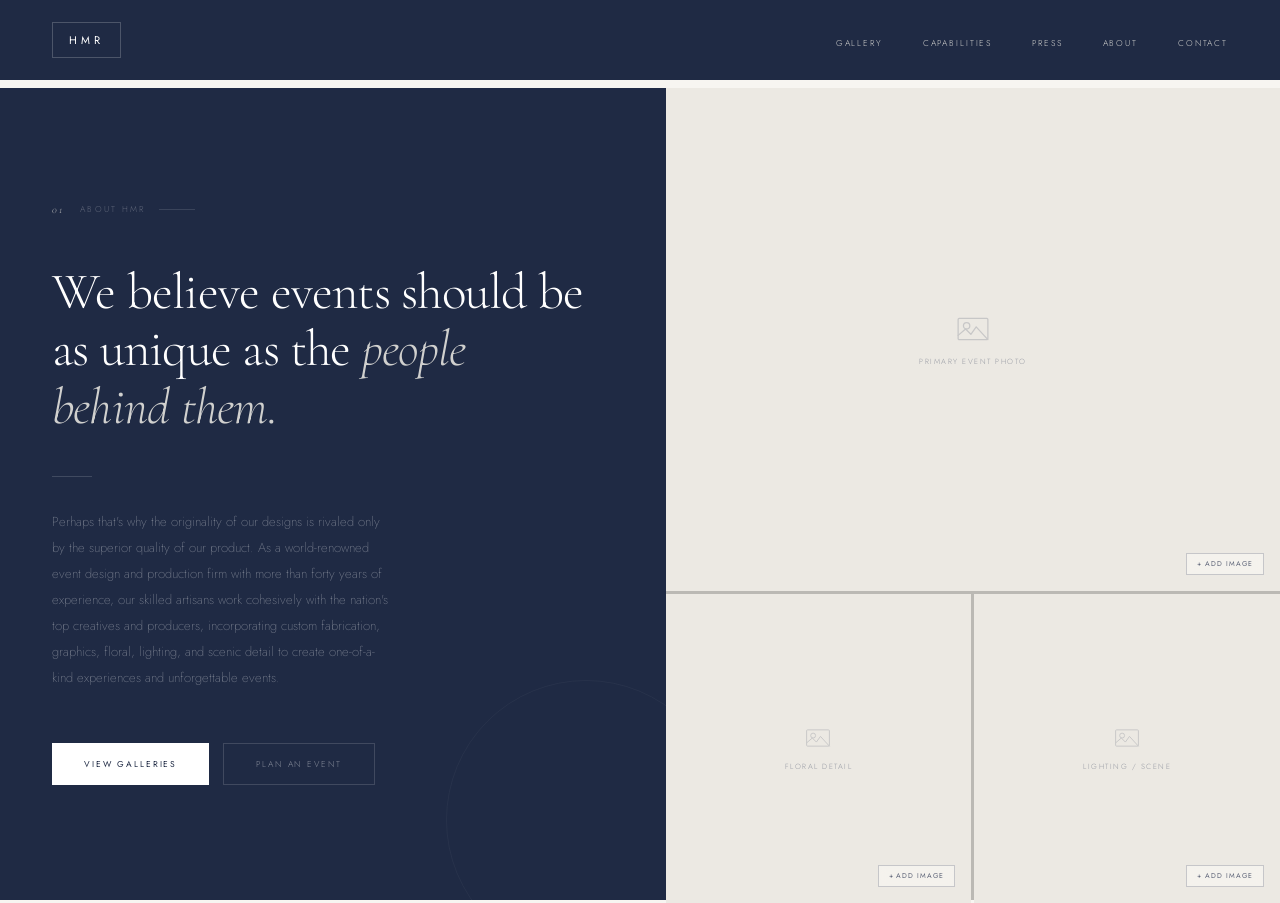
<file: hmr_about_v2.html>
<!DOCTYPE html>
<html lang="en">
<head>
<meta charset="UTF-8">
<meta name="viewport" content="width=device-width, initial-scale=1.0">
<title>HMR Designs — About</title>
<link rel="preconnect" href="https://fonts.googleapis.com">
<link href="https://fonts.googleapis.com/css2?family=Cormorant+Garamond:ital,wght@0,300;0,400;1,300;1,400&family=Jost:wght@200;300;400&display=swap" rel="stylesheet">
<style>
  *, *::before, *::after { box-sizing: border-box; margin: 0; padding: 0; }

  :root {
    --navy: #1F2A44;
    --slate: #5E6578;
    --gray-mid: #ADAEB0;
    --gray-light: #D0D0CE;
    --cream: #F7F5F1;
    --cream-dark: #ECE9E3;
    --white: #ffffff;
  }

  html, body {
    width: 100%;
    min-height: 100vh;
    background: var(--cream);
    font-family: 'Jost', sans-serif;
  }

  /* NAV */
  .nav-bar {
    position: fixed;
    top: 0; left: 0; right: 0;
    z-index: 100;
    display: flex;
    align-items: center;
    justify-content: space-between;
    padding: 22px 52px;
    background: var(--navy);
  }

  .nav-logo {
    font-family: 'Jost', sans-serif;
    font-size: 11px;
    font-weight: 400;
    letter-spacing: 0.35em;
    color: var(--white);
    border: 1px solid rgba(255,255,255,0.2);
    padding: 9px 16px;
  }

  .nav-links {
    display: flex;
    gap: 40px;
    list-style: none;
  }

  .nav-links a {
    font-size: 8.5px;
    font-weight: 300;
    letter-spacing: 0.22em;
    text-transform: uppercase;
    color: var(--gray-light);
    text-decoration: none;
    transition: color 0.25s;
  }

  .nav-links a:hover { color: var(--white); }

  /* SECTION */
  .about-section {
    padding-top: 88px;
    min-height: 100vh;
    display: grid;
    grid-template-rows: 1fr auto;
  }

  /* MAIN GRID */
  .main-grid {
    display: grid;
    grid-template-columns: 52% 48%;
    min-height: calc(100vh - 88px - 56px);
  }

  /* LEFT */
  .left-panel {
    background: var(--navy);
    padding: 80px 72px 80px 52px;
    display: flex;
    flex-direction: column;
    justify-content: center;
    position: relative;
    overflow: hidden;
    animation: revealLeft 1s cubic-bezier(0.16,1,0.3,1) both;
  }

  @keyframes revealLeft {
    from { opacity: 0; transform: translateX(-20px); }
    to   { opacity: 1; transform: translateX(0); }
  }

  /* subtle background texture */
  .left-panel::after {
    content: '';
    position: absolute;
    bottom: -60px; right: -60px;
    width: 280px; height: 280px;
    border: 1px solid rgba(255,255,255,0.04);
    border-radius: 50%;
    pointer-events: none;
  }

  .section-tag {
    display: flex;
    align-items: center;
    gap: 14px;
    font-size: 8.5px;
    font-weight: 300;
    letter-spacing: 0.25em;
    text-transform: uppercase;
    color: var(--slate);
    margin-bottom: 48px;
    animation: fadeUp 0.8s 0.2s both;
  }

  .section-tag span {
    font-family: 'Cormorant Garamond', serif;
    font-size: 11px;
    font-weight: 300;
    font-style: italic;
    color: var(--gray-mid);
    margin-right: 2px;
  }

  .section-tag::after {
    content: '';
    width: 36px;
    height: 1px;
    background: rgba(255,255,255,0.12);
  }

  .headline {
    font-family: 'Cormorant Garamond', serif;
    font-size: clamp(36px, 4vw, 58px);
    font-weight: 300;
    line-height: 1.12;
    color: var(--white);
    letter-spacing: -0.015em;
    margin-bottom: 40px;
    animation: fadeUp 0.8s 0.3s both;
  }

  .headline em {
    font-style: italic;
    color: var(--gray-light);
  }

  .rule {
    width: 40px;
    height: 1px;
    background: rgba(255,255,255,0.15);
    margin-bottom: 32px;
    animation: fadeUp 0.8s 0.4s both;
  }

  .body-copy {
    font-size: 13px;
    font-weight: 200;
    line-height: 2;
    color: rgba(255,255,255,0.45);
    max-width: 340px;
    margin-bottom: 52px;
    animation: fadeUp 0.8s 0.45s both;
  }

  .cta-row {
    display: flex;
    gap: 14px;
    animation: fadeUp 0.8s 0.55s both;
  }

  .btn-primary {
    font-family: 'Jost', sans-serif;
    font-size: 8.5px;
    font-weight: 400;
    letter-spacing: 0.22em;
    text-transform: uppercase;
    color: var(--navy);
    background: var(--white);
    border: none;
    padding: 15px 32px;
    cursor: pointer;
    transition: background 0.2s;
  }

  .btn-primary:hover { background: var(--gray-light); }

  .btn-ghost {
    font-family: 'Jost', sans-serif;
    font-size: 8.5px;
    font-weight: 300;
    letter-spacing: 0.22em;
    text-transform: uppercase;
    color: rgba(255,255,255,0.45);
    background: transparent;
    border: 1px solid rgba(255,255,255,0.15);
    padding: 14px 32px;
    cursor: pointer;
    transition: border-color 0.2s, color 0.2s;
  }

  .btn-ghost:hover {
    border-color: rgba(255,255,255,0.4);
    color: rgba(255,255,255,0.8);
  }

  @keyframes fadeUp {
    from { opacity: 0; transform: translateY(12px); }
    to   { opacity: 1; transform: translateY(0); }
  }

  /* RIGHT */
  .right-panel {
    display: grid;
    grid-template-rows: 62% 38%;
    grid-template-columns: 1fr 1fr;
    gap: 3px;
    background: #bbb9b4;
    animation: revealRight 1s 0.1s cubic-bezier(0.16,1,0.3,1) both;
  }

  @keyframes revealRight {
    from { opacity: 0; transform: translateX(20px); }
    to   { opacity: 1; transform: translateX(0); }
  }

  .img-slot {
    background: var(--cream-dark);
    display: flex;
    flex-direction: column;
    align-items: center;
    justify-content: center;
    gap: 10px;
    position: relative;
    overflow: hidden;
    cursor: pointer;
    transition: background 0.3s;
  }

  .img-slot:hover { background: #e3e0d9; }

  .img-slot.hero {
    grid-column: 1 / 3;
  }

  .slot-icon {
    width: 26px; height: 26px;
    opacity: 0.25;
  }

  .hero .slot-icon {
    width: 34px; height: 34px;
  }

  .slot-label {
    font-size: 7.5px;
    font-weight: 300;
    letter-spacing: 0.2em;
    text-transform: uppercase;
    color: var(--slate);
    opacity: 0.6;
  }

  .slot-tag {
    position: absolute;
    bottom: 16px; right: 16px;
    font-size: 7px;
    font-weight: 400;
    letter-spacing: 0.14em;
    text-transform: uppercase;
    color: var(--slate);
    border: 1px solid rgba(94,101,120,0.3);
    padding: 5px 10px;
    background: rgba(247,245,241,0.75);
    backdrop-filter: blur(4px);
  }

  /* CAPTION BAR */
  .caption-bar {
    background: var(--white);
    padding: 0 52px;
    height: 56px;
    display: none;
    align-items: center;
    justify-content: space-between;
    border-top: 1px solid var(--cream-dark);
  }

  .caption-text {
    font-family: 'Cormorant Garamond', serif;
    font-size: 13px;
    font-style: italic;
    font-weight: 300;
    color: var(--gray-mid);
    letter-spacing: 0.02em;
  }

  .caption-loc {
    font-size: 7.5px;
    font-weight: 300;
    letter-spacing: 0.22em;
    text-transform: uppercase;
    color: var(--gray-light);
  }
</style>
</head>
<body>

<nav class="nav-bar">
  <div class="nav-logo">HMR</div>
  <ul class="nav-links">
    <li><a href="#">Gallery</a></li>
    <li><a href="#">Capabilities</a></li>
    <li><a href="#">Press</a></li>
    <li><a href="#">About</a></li>
    <li><a href="#">Contact</a></li>
  </ul>
</nav>

<section class="about-section">
  <div class="main-grid">

    <div class="left-panel">
      <div class="section-tag"><span>01</span> About HMR</div>

      <h2 class="headline">
        We believe events should be as unique as the <em>people behind them.</em>
      </h2>

      <div class="rule"></div>

      <p class="body-copy">
        Perhaps that's why the originality of our designs is rivaled only by the superior quality of our product. As a world-renowned event design and production firm with more than forty years of experience, our skilled artisans work cohesively with the nation's top creatives and producers, incorporating custom fabrication, graphics, floral, lighting, and scenic detail to create one-of-a-kind experiences and unforgettable events.
      </p>

      <div class="cta-row">
        <button class="btn-primary">View Galleries</button>
        <button class="btn-ghost">Plan an Event</button>
      </div>
    </div>

    <div class="right-panel">
      <div class="img-slot hero">
        <svg class="slot-icon" viewBox="0 0 32 32" fill="none">
          <rect x="2" y="6" width="28" height="20" rx="1" stroke="#5E6578" stroke-width="1.2"/>
          <circle cx="10" cy="13" r="3" stroke="#5E6578" stroke-width="1.2"/>
          <path d="M2 22l7-6 5 5 5-7 11 12" stroke="#5E6578" stroke-width="1.2" stroke-linecap="round" stroke-linejoin="round"/>
        </svg>
        <span class="slot-label">Primary event photo</span>
        <div class="slot-tag">+ Add Image</div>
      </div>

      <div class="img-slot">
        <svg class="slot-icon" viewBox="0 0 32 32" fill="none">
          <rect x="2" y="6" width="28" height="20" rx="1" stroke="#5E6578" stroke-width="1.2"/>
          <circle cx="10" cy="13" r="3" stroke="#5E6578" stroke-width="1.2"/>
          <path d="M2 22l7-6 5 5 5-7 11 12" stroke="#5E6578" stroke-width="1.2" stroke-linecap="round" stroke-linejoin="round"/>
        </svg>
        <span class="slot-label">Floral detail</span>
        <div class="slot-tag">+ Add Image</div>
      </div>

      <div class="img-slot">
        <svg class="slot-icon" viewBox="0 0 32 32" fill="none">
          <rect x="2" y="6" width="28" height="20" rx="1" stroke="#5E6578" stroke-width="1.2"/>
          <circle cx="10" cy="13" r="3" stroke="#5E6578" stroke-width="1.2"/>
          <path d="M2 22l7-6 5 5 5-7 11 12" stroke="#5E6578" stroke-width="1.2" stroke-linecap="round" stroke-linejoin="round"/>
        </svg>
        <span class="slot-label">Lighting / scene</span>
        <div class="slot-tag">+ Add Image</div>
      </div>
    </div>

  </div>

</section>

</body>
</html>
</file>
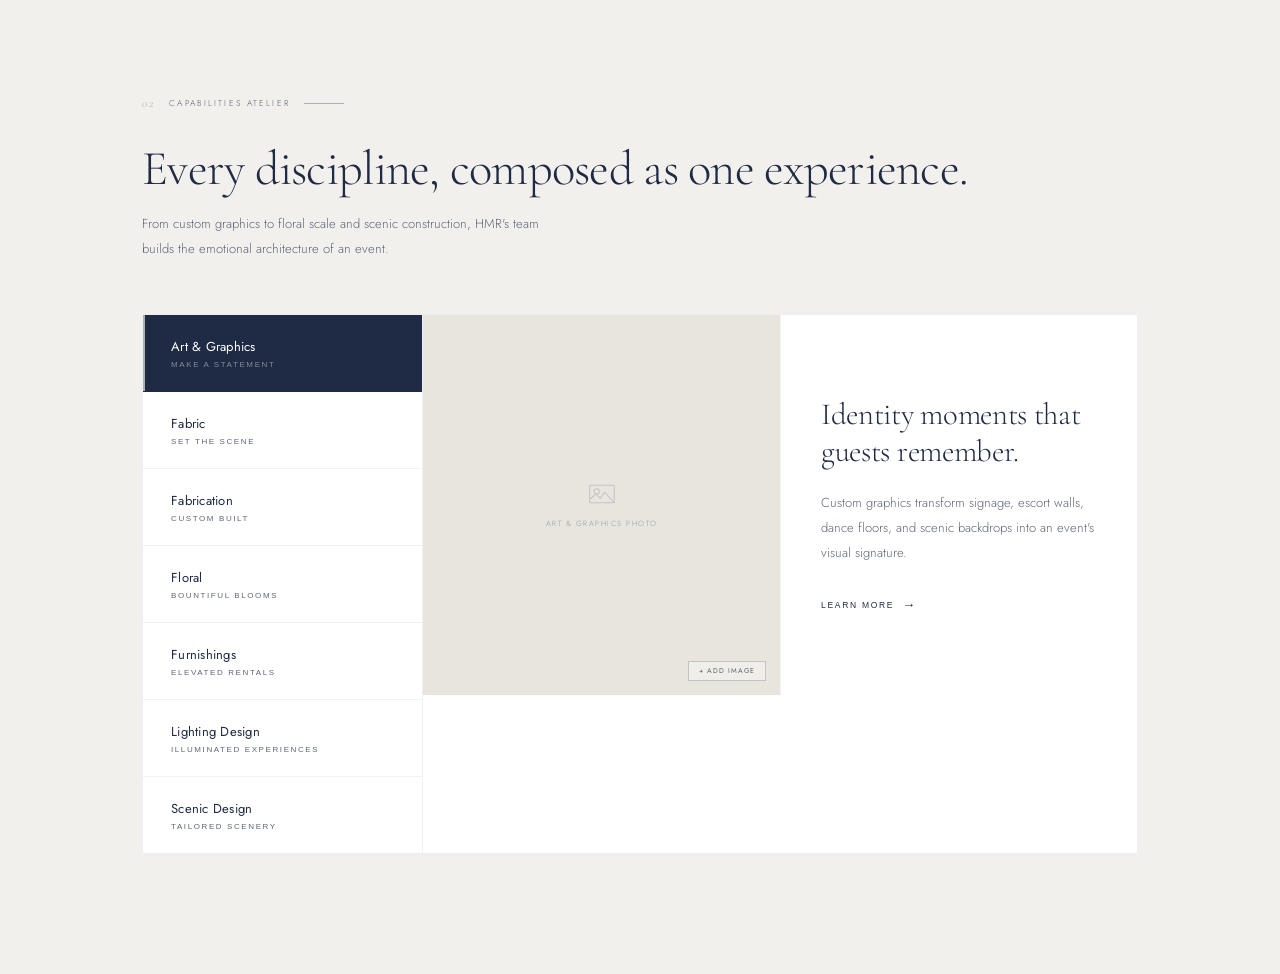
<file: hmr_capabilities.html>
<!DOCTYPE html>
<html lang="en">
<head>
<meta charset="UTF-8">
<meta name="viewport" content="width=device-width, initial-scale=1.0">
<title>HMR Designs — Capabilities</title>
<link rel="preconnect" href="https://fonts.googleapis.com">
<link href="https://fonts.googleapis.com/css2?family=Cormorant+Garamond:ital,wght@0,300;0,400;1,300;1,400&family=Jost:wght@200;300;400;500&display=swap" rel="stylesheet">
<style>
  *, *::before, *::after { box-sizing: border-box; margin: 0; padding: 0; }
  :root {
    --navy: #1F2A44;
    --navy-deep: #141c2e;
    --slate: #5E6578;
    --gray-mid: #ADAEB0;
    --gray-light: #D0D0CE;
    --cream: #F2F0EC;
    --cream-dark: #E8E5DF;
    --white: #ffffff;
  }
  html, body {
    width: 100%; min-height: 100vh;
    background: var(--cream);
    font-family: 'Jost', sans-serif;
  }

  /* ── SECTION WRAPPER ── */
  .capabilities-section {
    max-width: 1100px;
    margin: 0 auto;
    padding: 96px 52px 120px;
  }

  /* ── SECTION LABEL ── */
  .section-tag {
    display: flex; align-items: center; gap: 14px;
    font-size: 8.5px; font-weight: 300; letter-spacing: 0.25em;
    text-transform: uppercase; color: var(--slate);
    margin-bottom: 32px;
  }
  .section-tag::after { content:''; width:40px; height:1px; background:var(--gray-mid); }

  /* ── HEADLINE BLOCK ── */
  .headline-block { margin-bottom: 52px; }
  .headline-block h2 {
    font-family: 'Cormorant Garamond', serif;
    font-size: clamp(32px, 3.8vw, 52px);
    font-weight: 300; line-height: 1.12;
    color: var(--navy); letter-spacing: -0.015em;
    margin-bottom: 16px;
  }
  .headline-block p {
    font-size: 13px; font-weight: 300; line-height: 1.9;
    color: var(--slate); max-width: 400px;
  }

  /* ── MAIN GRID ── */
  .capabilities-grid {
    display: grid;
    grid-template-columns: 280px 1fr;
    gap: 0;
    background: var(--white);
    border: 1px solid rgba(31,42,68,0.08);
  }

  /* ── LEFT NAV ── */
  .cap-nav {
    border-right: 1px solid rgba(31,42,68,0.07);
  }

  .cap-nav-item {
    display: block; width: 100%;
    padding: 22px 28px;
    border: none; background: transparent;
    text-align: left; cursor: pointer;
    border-bottom: 1px solid rgba(31,42,68,0.06);
    transition: background 0.2s;
    position: relative;
  }
  .cap-nav-item:last-child { border-bottom: none; }

  .cap-nav-item:hover { background: rgba(31,42,68,0.03); }

  .cap-nav-item.active {
    background: var(--navy);
  }

  .cap-nav-item .item-name {
    display: block;
    font-family: 'Jost', sans-serif;
    font-size: 13px; font-weight: 400;
    letter-spacing: 0.02em;
    color: var(--navy);
    margin-bottom: 4px;
    transition: color 0.2s;
  }
  .cap-nav-item.active .item-name { color: var(--white); }

  .cap-nav-item .item-tag {
    display: block;
    font-size: 8px; font-weight: 400;
    letter-spacing: 0.2em;
    text-transform: uppercase;
    color: var(--slate);
    transition: color 0.2s;
  }
  .cap-nav-item.active .item-tag { color: rgba(255,255,255,0.45); }

  /* active left bar */
  .cap-nav-item.active::before {
    content: '';
    position: absolute; left: 0; top: 0; bottom: 0;
    width: 2px;
    background: var(--gray-mid);
  }

  /* ── RIGHT CONTENT PANEL ── */
  .cap-content {
    position: relative;
    min-height: 420px;
  }

  .cap-panel {
    position: absolute; inset: 0;
    display: grid;
    grid-template-columns: 1fr 1fr;
    opacity: 0;
    pointer-events: none;
    transition: opacity 0.35s ease;
  }
  .cap-panel.active {
    opacity: 1;
    pointer-events: all;
    position: relative;
  }

  /* image slot */
  .cap-image {
    background: var(--cream-dark);
    display: flex; align-items: center; justify-content: center;
    flex-direction: column; gap: 10px;
    min-height: 380px;
    position: relative; overflow: hidden;
    cursor: pointer;
    transition: background 0.25s;
  }
  .cap-image:hover { background: #dddad4; }

  .img-icon { width: 28px; height: 28px; opacity: 0.25; }
  .img-label {
    font-size: 7.5px; font-weight: 300; letter-spacing: 0.2em;
    text-transform: uppercase; color: var(--slate); opacity: 0.6;
  }
  .img-tag {
    position: absolute; bottom: 14px; right: 14px;
    font-size: 7px; font-weight: 400; letter-spacing: 0.14em;
    text-transform: uppercase; color: var(--slate);
    border: 1px solid rgba(94,101,120,0.3);
    padding: 4px 10px;
    background: rgba(242,240,236,0.8);
  }

  /* text content */
  .cap-text {
    padding: 44px 40px;
    display: flex; flex-direction: column; justify-content: center;
    border-left: 1px solid rgba(31,42,68,0.06);
  }

  .cap-text h3 {
    font-family: 'Cormorant Garamond', serif;
    font-size: clamp(24px, 2.4vw, 34px);
    font-weight: 300; line-height: 1.2;
    color: var(--navy); letter-spacing: -0.01em;
    margin-bottom: 20px;
  }

  .cap-text p {
    font-size: 13px; font-weight: 300; line-height: 1.9;
    color: var(--slate); max-width: 280px;
  }

  .cap-text .learn-more {
    margin-top: 32px;
    display: inline-flex; align-items: center; gap: 8px;
    font-size: 8.5px; font-weight: 400; letter-spacing: 0.2em;
    text-transform: uppercase; color: var(--navy);
    text-decoration: none; cursor: pointer;
    background: none; border: none;
    transition: gap 0.2s;
  }
  .cap-text .learn-more:hover { gap: 14px; }
  .cap-text .learn-more .arrow { font-size: 13px; }

  /* fade-in on panel switch */
  @keyframes panelIn {
    from { opacity: 0; transform: translateY(6px); }
    to   { opacity: 1; transform: translateY(0); }
  }
  .cap-panel.active .cap-text h3,
  .cap-panel.active .cap-text p,
  .cap-panel.active .cap-text .learn-more {
    animation: panelIn 0.4s ease both;
  }
  .cap-panel.active .cap-text p { animation-delay: 0.05s; }
  .cap-panel.active .cap-text .learn-more { animation-delay: 0.1s; }
</style>
</head>
<body>

<section class="capabilities-section">

  <div class="section-tag">
    <span style="font-family:'Cormorant Garamond',serif;font-style:italic;font-size:12px;color:var(--gray-mid);">02</span>
    Capabilities Atelier
  </div>

  <div class="headline-block">
    <h2>Every discipline, composed as one experience.</h2>
    <p>From custom graphics to floral scale and scenic construction, HMR's team builds the emotional architecture of an event.</p>
  </div>

  <div class="capabilities-grid">

    <!-- LEFT NAV -->
    <nav class="cap-nav">
      <button class="cap-nav-item active" data-panel="art">
        <span class="item-name">Art &amp; Graphics</span>
        <span class="item-tag">Make a Statement</span>
      </button>
      <button class="cap-nav-item" data-panel="fabric">
        <span class="item-name">Fabric</span>
        <span class="item-tag">Set the Scene</span>
      </button>
      <button class="cap-nav-item" data-panel="fabrication">
        <span class="item-name">Fabrication</span>
        <span class="item-tag">Custom Built</span>
      </button>
      <button class="cap-nav-item" data-panel="floral">
        <span class="item-name">Floral</span>
        <span class="item-tag">Bountiful Blooms</span>
      </button>
      <button class="cap-nav-item" data-panel="furnishings">
        <span class="item-name">Furnishings</span>
        <span class="item-tag">Elevated Rentals</span>
      </button>
      <button class="cap-nav-item" data-panel="lighting">
        <span class="item-name">Lighting Design</span>
        <span class="item-tag">Illuminated Experiences</span>
      </button>
      <button class="cap-nav-item" data-panel="scenic">
        <span class="item-name">Scenic Design</span>
        <span class="item-tag">Tailored Scenery</span>
      </button>
    </nav>

    <!-- RIGHT PANELS -->
    <div class="cap-content">

      <div class="cap-panel active" id="panel-art">
        <div class="cap-image">
          <svg class="img-icon" viewBox="0 0 32 32" fill="none"><rect x="2" y="6" width="28" height="20" rx="1" stroke="#5E6578" stroke-width="1.2"/><circle cx="10" cy="13" r="3" stroke="#5E6578" stroke-width="1.2"/><path d="M2 22l7-6 5 5 5-7 11 12" stroke="#5E6578" stroke-width="1.2" stroke-linecap="round" stroke-linejoin="round"/></svg>
          <span class="img-label">Art &amp; Graphics photo</span>
          <div class="img-tag">+ Add Image</div>
        </div>
        <div class="cap-text">
          <h3>Identity moments that guests remember.</h3>
          <p>Custom graphics transform signage, escort walls, dance floors, and scenic backdrops into an event's visual signature.</p>
          <button class="learn-more">Learn More <span class="arrow">→</span></button>
        </div>
      </div>

      <div class="cap-panel" id="panel-fabric">
        <div class="cap-image">
          <svg class="img-icon" viewBox="0 0 32 32" fill="none"><rect x="2" y="6" width="28" height="20" rx="1" stroke="#5E6578" stroke-width="1.2"/><circle cx="10" cy="13" r="3" stroke="#5E6578" stroke-width="1.2"/><path d="M2 22l7-6 5 5 5-7 11 12" stroke="#5E6578" stroke-width="1.2" stroke-linecap="round" stroke-linejoin="round"/></svg>
          <span class="img-label">Fabric photo</span>
          <div class="img-tag">+ Add Image</div>
        </div>
        <div class="cap-text">
          <h3>Rooms softened, shaped, and made theatrical.</h3>
          <p>Fabric creates scale, intimacy, movement, and atmosphere across ceremonies, receptions, stages, and dining environments.</p>
          <button class="learn-more">Learn More <span class="arrow">→</span></button>
        </div>
      </div>

      <div class="cap-panel" id="panel-fabrication">
        <div class="cap-image">
          <svg class="img-icon" viewBox="0 0 32 32" fill="none"><rect x="2" y="6" width="28" height="20" rx="1" stroke="#5E6578" stroke-width="1.2"/><circle cx="10" cy="13" r="3" stroke="#5E6578" stroke-width="1.2"/><path d="M2 22l7-6 5 5 5-7 11 12" stroke="#5E6578" stroke-width="1.2" stroke-linecap="round" stroke-linejoin="round"/></svg>
          <span class="img-label">Fabrication photo</span>
          <div class="img-tag">+ Add Image</div>
        </div>
        <div class="cap-text">
          <h3>Built pieces with presence and precision.</h3>
          <p>Custom scenic structures, bars, installations, and statement pieces designed to hold up under both close inspection and guest energy.</p>
          <button class="learn-more">Learn More <span class="arrow">→</span></button>
        </div>
      </div>

      <div class="cap-panel" id="panel-floral">
        <div class="cap-image">
          <svg class="img-icon" viewBox="0 0 32 32" fill="none"><rect x="2" y="6" width="28" height="20" rx="1" stroke="#5E6578" stroke-width="1.2"/><circle cx="10" cy="13" r="3" stroke="#5E6578" stroke-width="1.2"/><path d="M2 22l7-6 5 5 5-7 11 12" stroke="#5E6578" stroke-width="1.2" stroke-linecap="round" stroke-linejoin="round"/></svg>
          <span class="img-label">Floral photo</span>
          <div class="img-tag">+ Add Image</div>
        </div>
        <div class="cap-text">
          <h3>Botanical design with architectural scale.</h3>
          <p>Floral work carries color, texture, and fragrance through the event while staying connected to the larger production story.</p>
          <button class="learn-more">Learn More <span class="arrow">→</span></button>
        </div>
      </div>

      <div class="cap-panel" id="panel-furnishings">
        <div class="cap-image">
          <svg class="img-icon" viewBox="0 0 32 32" fill="none"><rect x="2" y="6" width="28" height="20" rx="1" stroke="#5E6578" stroke-width="1.2"/><circle cx="10" cy="13" r="3" stroke="#5E6578" stroke-width="1.2"/><path d="M2 22l7-6 5 5 5-7 11 12" stroke="#5E6578" stroke-width="1.2" stroke-linecap="round" stroke-linejoin="round"/></svg>
          <span class="img-label">Furnishings photo</span>
          <div class="img-tag">+ Add Image</div>
        </div>
        <div class="cap-text">
          <h3>Every seat, surface, and lounge with intent.</h3>
          <p>Furniture selections define how guests gather, linger, dine, and move through the celebration.</p>
          <button class="learn-more">Learn More <span class="arrow">→</span></button>
        </div>
      </div>

      <div class="cap-panel" id="panel-lighting">
        <div class="cap-image">
          <svg class="img-icon" viewBox="0 0 32 32" fill="none"><rect x="2" y="6" width="28" height="20" rx="1" stroke="#5E6578" stroke-width="1.2"/><circle cx="10" cy="13" r="3" stroke="#5E6578" stroke-width="1.2"/><path d="M2 22l7-6 5 5 5-7 11 12" stroke="#5E6578" stroke-width="1.2" stroke-linecap="round" stroke-linejoin="round"/></svg>
          <span class="img-label">Lighting photo</span>
          <div class="img-tag">+ Add Image</div>
        </div>
        <div class="cap-text">
          <h3>Atmosphere tuned moment by moment.</h3>
          <p>Lighting brings dimension, rhythm, and emotional timing to the design, from ceremony glow to late-night transformation.</p>
          <button class="learn-more">Learn More <span class="arrow">→</span></button>
        </div>
      </div>

      <div class="cap-panel" id="panel-scenic">
        <div class="cap-image">
          <svg class="img-icon" viewBox="0 0 32 32" fill="none"><rect x="2" y="6" width="28" height="20" rx="1" stroke="#5E6578" stroke-width="1.2"/><circle cx="10" cy="13" r="3" stroke="#5E6578" stroke-width="1.2"/><path d="M2 22l7-6 5 5 5-7 11 12" stroke="#5E6578" stroke-width="1.2" stroke-linecap="round" stroke-linejoin="round"/></svg>
          <span class="img-label">Scenic Design photo</span>
          <div class="img-tag">+ Add Image</div>
        </div>
        <div class="cap-text">
          <h3>Environments composed from the ground up.</h3>
          <p>Scenic design gives the event its world: arrival, reveal, ceremony, dinner, stage, and every transition in between.</p>
          <button class="learn-more">Learn More <span class="arrow">→</span></button>
        </div>
      </div>

    </div>
  </div>

</section>

<script>
  const navItems = document.querySelectorAll('.cap-nav-item');
  const panels   = document.querySelectorAll('.cap-panel');

  navItems.forEach(btn => {
    btn.addEventListener('click', () => {
      const target = btn.dataset.panel;

      navItems.forEach(b => b.classList.remove('active'));
      btn.classList.add('active');

      panels.forEach(p => {
        p.classList.remove('active');
        if (p.id === 'panel-' + target) p.classList.add('active');
      });
    });
  });
</script>
</body>
</html>
</file>
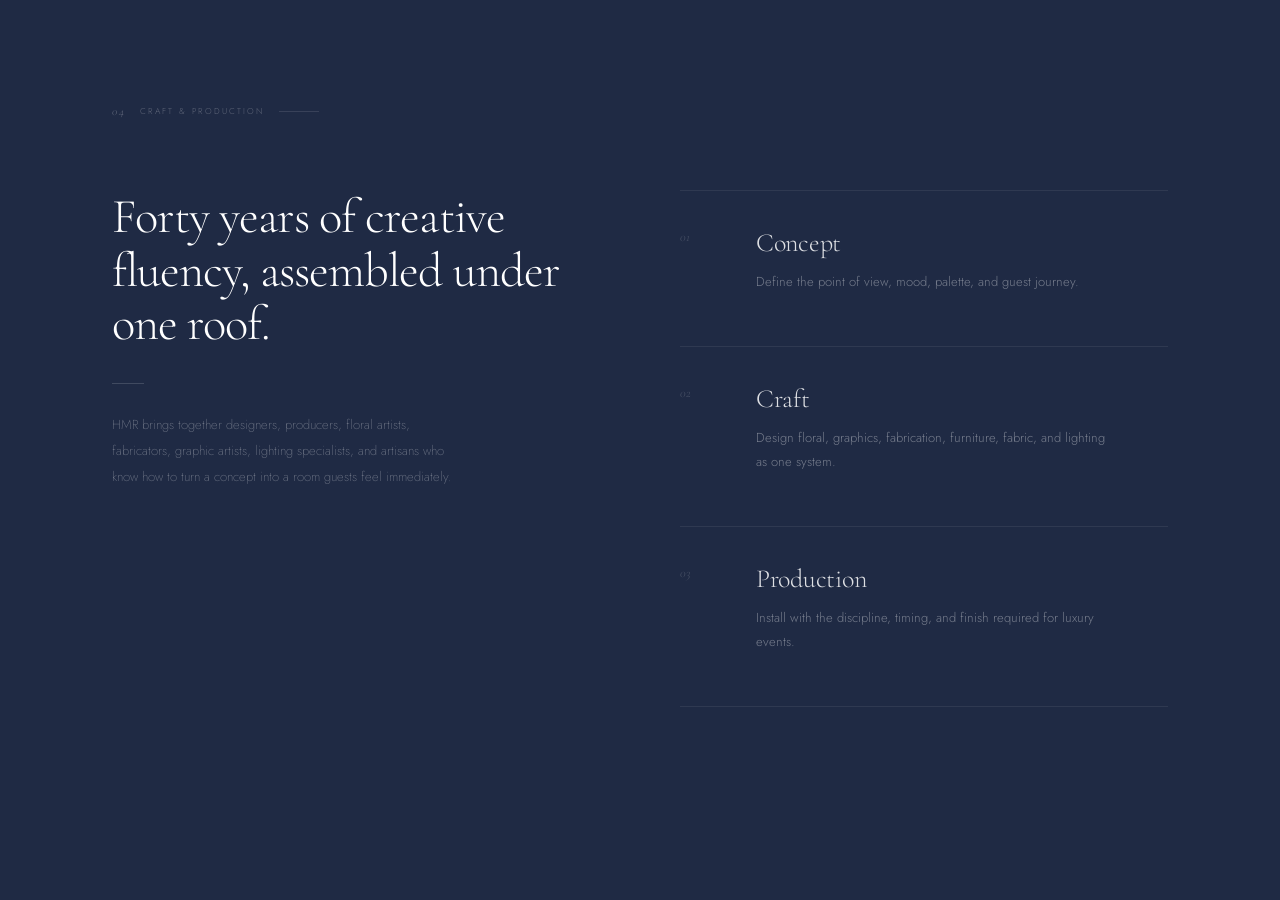
<file: hmr_craft.html>
<!DOCTYPE html>
<html lang="en">
<head>
<meta charset="UTF-8">
<meta name="viewport" content="width=device-width, initial-scale=1.0">
<title>HMR Designs — Craft & Production</title>
<link rel="preconnect" href="https://fonts.googleapis.com">
<link href="https://fonts.googleapis.com/css2?family=Cormorant+Garamond:ital,wght@0,300;0,400;1,300;1,400&family=Jost:wght@200;300;400&display=swap" rel="stylesheet">
<style>
  *, *::before, *::after { box-sizing: border-box; margin: 0; padding: 0; }
  :root {
    --navy: #1F2A44;
    --navy-mid: #263350;
    --slate: #5E6578;
    --gray-mid: #ADAEB0;
    --gray-light: #D0D0CE;
    --cream: #F2F0EC;
    --white: #ffffff;
  }
  html, body {
    width: 100%; min-height: 100vh;
    background: var(--navy);
    font-family: 'Jost', sans-serif;
  }

  .craft-section {
    max-width: 1160px;
    margin: 0 auto;
    padding: 104px 52px 128px;
  }

  /* ── LABEL ── */
  .section-tag {
    display: flex; align-items: center; gap: 14px;
    font-size: 8.5px; font-weight: 300; letter-spacing: 0.25em;
    text-transform: uppercase; color: var(--slate);
    margin-bottom: 72px;
    opacity: 0; animation: fadeUp 0.8s 0.1s ease forwards;
  }
  .section-tag::after { content:''; width:40px; height:1px; background:var(--slate); opacity:0.4; }

  /* ── MAIN GRID ── */
  .craft-grid {
    display: grid;
    grid-template-columns: 1fr 1fr;
    gap: 80px;
    align-items: start;
  }

  /* ── LEFT ── */
  .craft-left {
    opacity: 0; animation: fadeUp 0.9s 0.25s ease forwards;
    position: sticky; top: 80px;
  }

  .craft-left h2 {
    font-family: 'Cormorant Garamond', serif;
    font-size: clamp(34px, 3.8vw, 54px);
    font-weight: 300; line-height: 1.1;
    color: var(--white); letter-spacing: -0.02em;
    margin-bottom: 32px;
  }

  .craft-left p {
    font-size: 13px; font-weight: 200; line-height: 2;
    color: rgba(255,255,255,0.42); max-width: 360px;
  }

  /* small decorative rule under headline */
  .craft-left .rule {
    width: 32px; height: 1px;
    background: rgba(255,255,255,0.15);
    margin-bottom: 28px;
  }

  /* ── RIGHT ── */
  .craft-right {
    opacity: 0; animation: fadeUp 0.9s 0.4s ease forwards;
    display: flex; flex-direction: column;
    gap: 0;
  }

  .process-item {
    padding: 36px 0;
    border-top: 1px solid rgba(255,255,255,0.07);
    display: grid;
    grid-template-columns: 48px 1fr;
    gap: 28px;
    align-items: start;
    cursor: default;
    transition: background 0.2s;
  }
  .process-item:last-child { border-bottom: 1px solid rgba(255,255,255,0.07); }

  .process-item:hover .process-title { color: var(--white); }
  .process-item:hover .process-num { color: rgba(255,255,255,0.35); }

  .process-num {
    font-family: 'Cormorant Garamond', serif;
    font-size: 13px; font-weight: 300; font-style: italic;
    color: rgba(255,255,255,0.18);
    padding-top: 2px;
    transition: color 0.3s;
  }

  .process-body {}

  .process-title {
    font-family: 'Cormorant Garamond', serif;
    font-size: 26px; font-weight: 300;
    color: rgba(255,255,255,0.85);
    letter-spacing: -0.01em;
    margin-bottom: 12px;
    transition: color 0.3s;
  }

  .process-desc {
    font-size: 13px; font-weight: 300; line-height: 1.85;
    color: rgba(255,255,255,0.38);
    max-width: 360px;
  }

  /* expanding detail line on hover */
  .process-detail {
    display: flex; align-items: center; gap: 8px;
    margin-top: 16px;
    font-size: 8px; font-weight: 400; letter-spacing: 0.2em;
    text-transform: uppercase;
    color: rgba(255,255,255,0.18);
    max-height: 0; overflow: hidden;
    transition: max-height 0.35s ease, opacity 0.35s ease;
    opacity: 0;
  }
  .process-detail::before {
    content: '';
    display: inline-block; width: 20px; height: 1px;
    background: rgba(255,255,255,0.18); flex-shrink: 0;
  }
  .process-item:hover .process-detail {
    max-height: 30px; opacity: 1;
  }

  @keyframes fadeUp {
    from { opacity:0; transform:translateY(16px); }
    to   { opacity:1; transform:translateY(0); }
  }
</style>
</head>
<body>

<section class="craft-section">

  <div class="section-tag">
    <span style="font-family:'Cormorant Garamond',serif;font-style:italic;font-size:12px;color:var(--slate);">04</span>
    Craft &amp; Production
  </div>

  <div class="craft-grid">

    <!-- LEFT -->
    <div class="craft-left">
      <h2>Forty years of creative fluency, assembled under one roof.</h2>
      <div class="rule"></div>
      <p>HMR brings together designers, producers, floral artists, fabricators, graphic artists, lighting specialists, and artisans who know how to turn a concept into a room guests feel immediately.</p>
    </div>

    <!-- RIGHT -->
    <div class="craft-right">

      <div class="process-item">
        <span class="process-num">01</span>
        <div class="process-body">
          <h3 class="process-title">Concept</h3>
          <p class="process-desc">Define the point of view, mood, palette, and guest journey.</p>
          <div class="process-detail">Design direction &amp; mood development</div>
        </div>
      </div>

      <div class="process-item">
        <span class="process-num">02</span>
        <div class="process-body">
          <h3 class="process-title">Craft</h3>
          <p class="process-desc">Design floral, graphics, fabrication, furniture, fabric, and lighting as one system.</p>
          <div class="process-detail">All disciplines built in-house</div>
        </div>
      </div>

      <div class="process-item">
        <span class="process-num">03</span>
        <div class="process-body">
          <h3 class="process-title">Production</h3>
          <p class="process-desc">Install with the discipline, timing, and finish required for luxury events.</p>
          <div class="process-detail">Full install &amp; day-of execution</div>
        </div>
      </div>

    </div>
  </div>

</section>

</body>
</html>
</file>
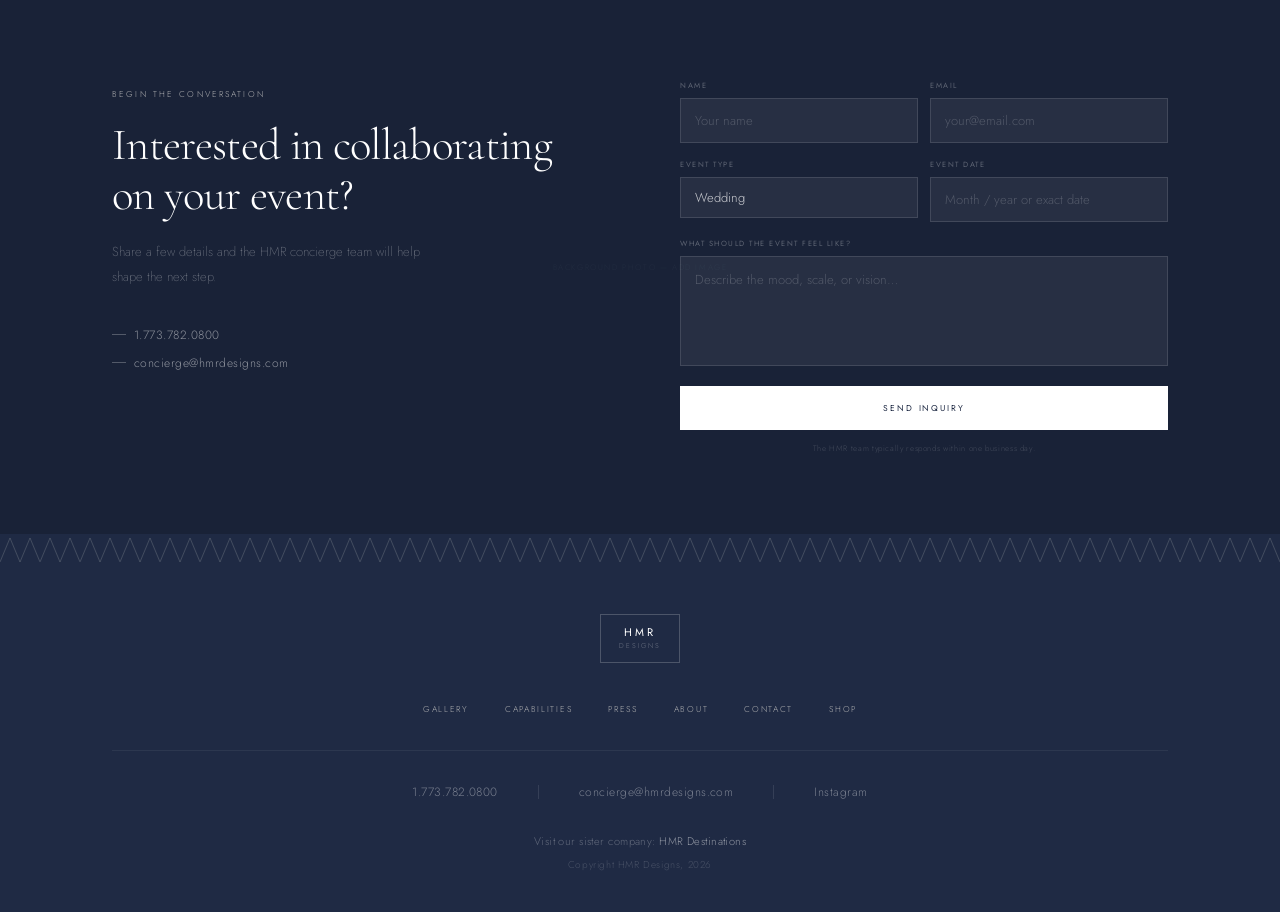
<file: hmr_footer.html>
<!DOCTYPE html>
<html lang="en">
<head>
<meta charset="UTF-8">
<meta name="viewport" content="width=device-width, initial-scale=1.0">
<title>HMR Designs — Footer</title>
<link rel="preconnect" href="https://fonts.googleapis.com">
<link href="https://fonts.googleapis.com/css2?family=Cormorant+Garamond:ital,wght@0,300;0,400;1,300;1,400&family=Jost:wght@200;300;400&display=swap" rel="stylesheet">
<style>
  *, *::before, *::after { box-sizing: border-box; margin: 0; padding: 0; }
  :root {
    --navy: #1F2A44;
    --navy-mid: #263350;
    --slate: #5E6578;
    --gray-mid: #ADAEB0;
    --gray-light: #D0D0CE;
    --cream: #F2F0EC;
    --white: #ffffff;
  }
  html, body {
    width: 100%;
    background: var(--cream);
    font-family: 'Jost', sans-serif;
  }

  /* ── CONTACT BAND ── */
  .contact-band {
    position: relative;
    overflow: hidden;
    min-height: 480px;
    display: flex; align-items: center;
  }

  /* background photo placeholder */
  .contact-bg {
    position: absolute; inset: 0;
    background: var(--navy-mid);
    display: flex; align-items: center; justify-content: center;
  }
  .contact-bg-label {
    font-size: 8px; font-weight: 300; letter-spacing: 0.2em;
    text-transform: uppercase; color: rgba(255,255,255,0.15);
  }

  /* dark overlay */
  .contact-band::after {
    content: '';
    position: absolute; inset: 0;
    background: rgba(20,28,46,0.72);
    pointer-events: none;
  }

  .contact-inner {
    position: relative; z-index: 2;
    max-width: 1160px;
    margin: 0 auto;
    padding: 80px 52px;
    display: grid;
    grid-template-columns: 1fr 1fr;
    gap: 80px;
    align-items: start;
    width: 100%;
  }

  /* LEFT */
  .contact-left { padding-top: 8px; }

  .contact-eyebrow {
    font-size: 8.5px; font-weight: 300; letter-spacing: 0.25em;
    text-transform: uppercase; color: var(--gray-mid);
    margin-bottom: 20px;
    display: block;
  }

  .contact-headline {
    font-family: 'Cormorant Garamond', serif;
    font-size: clamp(30px, 3.5vw, 46px);
    font-weight: 300; line-height: 1.12;
    color: var(--white); letter-spacing: -0.015em;
    margin-bottom: 20px;
  }

  .contact-sub {
    font-size: 13px; font-weight: 200; line-height: 1.9;
    color: rgba(255,255,255,0.42);
    max-width: 320px; margin-bottom: 36px;
  }

  .contact-links {
    display: flex; flex-direction: column; gap: 10px;
  }

  .contact-link {
    font-size: 12px; font-weight: 300;
    color: rgba(255,255,255,0.5);
    text-decoration: none;
    letter-spacing: 0.04em;
    transition: color 0.2s;
    display: inline-flex; align-items: center; gap: 8px;
  }
  .contact-link::before {
    content: '';
    display: inline-block; width: 14px; height: 1px;
    background: rgba(255,255,255,0.25); flex-shrink: 0;
  }
  .contact-link:hover { color: rgba(255,255,255,0.9); }

  /* RIGHT — form */
  .contact-form { display: flex; flex-direction: column; gap: 16px; }

  .form-row {
    display: grid; grid-template-columns: 1fr 1fr; gap: 12px;
  }
  .form-row.full { grid-template-columns: 1fr; }

  .form-field { display: flex; flex-direction: column; gap: 7px; }

  .form-label {
    font-size: 7.5px; font-weight: 400; letter-spacing: 0.2em;
    text-transform: uppercase; color: rgba(255,255,255,0.3);
  }

  .form-input,
  .form-select,
  .form-textarea {
    font-family: 'Jost', sans-serif;
    font-size: 13px; font-weight: 300;
    color: rgba(255,255,255,0.75);
    background: rgba(255,255,255,0.06);
    border: 1px solid rgba(255,255,255,0.12);
    padding: 12px 14px;
    outline: none;
    transition: border-color 0.2s, background 0.2s;
    width: 100%;
    border-radius: 0;
    appearance: none;
  }
  .form-input::placeholder,
  .form-textarea::placeholder { color: rgba(255,255,255,0.2); }
  .form-input:focus,
  .form-select:focus,
  .form-textarea:focus {
    border-color: rgba(255,255,255,0.3);
    background: rgba(255,255,255,0.09);
  }

  .form-select { cursor: pointer; }
  .form-select option { background: var(--navy); color: var(--white); }

  .form-textarea { resize: none; height: 110px; line-height: 1.7; }

  .btn-submit {
    font-family: 'Jost', sans-serif;
    font-size: 8.5px; font-weight: 400; letter-spacing: 0.22em;
    text-transform: uppercase;
    color: var(--navy); background: var(--white);
    border: none; padding: 16px 0;
    width: 100%; cursor: pointer;
    transition: background 0.2s, color 0.2s;
    margin-top: 4px;
  }
  .btn-submit:hover { background: var(--gray-light); }

  .form-note {
    font-size: 8px; font-weight: 300; letter-spacing: 0.08em;
    color: rgba(255,255,255,0.18); text-align: center;
    margin-top: -4px;
  }

  /* ── HERRINGBONE DIVIDER ── */
  .herringbone {
    width: 100%; height: 28px; overflow: hidden;
    background: var(--navy);
  }
  .herringbone svg { width: 100%; height: 100%; display: block; }

  /* ── FOOTER ── */
  .site-footer {
    background: var(--navy);
    padding: 52px 0 40px;
  }

  .footer-inner {
    max-width: 1160px;
    margin: 0 auto;
    padding: 0 52px;
    display: flex; flex-direction: column;
    align-items: center; gap: 32px;
  }

  /* logo */
  .footer-logo {
    font-family: 'Jost', sans-serif;
    font-size: 11px; font-weight: 400; letter-spacing: 0.3em;
    color: var(--white);
    border: 1px solid rgba(255,255,255,0.2);
    padding: 11px 18px;
    display: inline-block;
    line-height: 1.2; text-align: center;
  }
  .footer-logo span {
    display: block; font-size: 7px; font-weight: 300;
    letter-spacing: 0.28em; color: rgba(255,255,255,0.35);
    margin-top: 3px;
  }

  /* nav */
  .footer-nav {
    display: flex; gap: 36px; list-style: none;
  }
  .footer-nav a {
    font-size: 8.5px; font-weight: 300; letter-spacing: 0.2em;
    text-transform: uppercase; color: var(--gray-mid);
    text-decoration: none; transition: color 0.2s;
  }
  .footer-nav a:hover { color: var(--white); }

  /* divider */
  .footer-rule {
    width: 100%; height: 1px;
    background: rgba(255,255,255,0.06);
  }

  /* contact row */
  .footer-contact {
    display: flex; gap: 40px; align-items: center;
  }
  .footer-contact a {
    font-size: 12px; font-weight: 300; letter-spacing: 0.04em;
    color: rgba(255,255,255,0.4); text-decoration: none;
    transition: color 0.2s;
  }
  .footer-contact a:hover { color: rgba(255,255,255,0.8); }
  .footer-contact .sep {
    width: 1px; height: 14px;
    background: rgba(255,255,255,0.1);
  }

  /* sister + copyright */
  .footer-bottom {
    display: flex; flex-direction: column;
    align-items: center; gap: 8px;
  }
  .footer-sister {
    font-size: 11px; font-weight: 300;
    color: rgba(255,255,255,0.3); letter-spacing: 0.04em;
  }
  .footer-sister a {
    color: rgba(255,255,255,0.5); text-decoration: none;
    transition: color 0.2s;
  }
  .footer-sister a:hover { color: rgba(255,255,255,0.8); }

  .footer-copy {
    font-size: 10px; font-weight: 300; letter-spacing: 0.06em;
    color: rgba(255,255,255,0.18);
  }
</style>
</head>
<body>

<!-- CONTACT BAND -->
<div class="contact-band">
  <div class="contact-bg">
    <span class="contact-bg-label">Background photo — add image</span>
  </div>

  <div class="contact-inner">
    <div class="contact-left">
      <span class="contact-eyebrow">Begin the Conversation</span>
      <h2 class="contact-headline">Interested in collaborating on your event?</h2>
      <p class="contact-sub">Share a few details and the HMR concierge team will help shape the next step.</p>
      <div class="contact-links">
        <a href="tel:17737820800" class="contact-link">1.773.782.0800</a>
        <a href="mailto:concierge@hmrdesigns.com" class="contact-link">concierge@hmrdesigns.com</a>
      </div>
    </div>

    <div class="contact-form">
      <div class="form-row">
        <div class="form-field">
          <label class="form-label">Name</label>
          <input class="form-input" type="text" placeholder="Your name">
        </div>
        <div class="form-field">
          <label class="form-label">Email</label>
          <input class="form-input" type="email" placeholder="your@email.com">
        </div>
      </div>

      <div class="form-row">
        <div class="form-field">
          <label class="form-label">Event Type</label>
          <select class="form-select">
            <option>Wedding</option>
            <option>Corporate</option>
            <option>Social</option>
            <option>Destination</option>
            <option>Other</option>
          </select>
        </div>
        <div class="form-field">
          <label class="form-label">Event Date</label>
          <input class="form-input" type="text" placeholder="Month / year or exact date">
        </div>
      </div>

      <div class="form-row full">
        <div class="form-field">
          <label class="form-label">What should the event feel like?</label>
          <textarea class="form-textarea" placeholder="Describe the mood, scale, or vision…"></textarea>
        </div>
      </div>

      <button class="btn-submit">Send Inquiry</button>
      <p class="form-note">The HMR team typically responds within one business day.</p>
    </div>
  </div>
</div>

<!-- HERRINGBONE DIVIDER -->
<div class="herringbone">
  <svg viewBox="0 0 1440 28" preserveAspectRatio="xMidYMid slice" xmlns="http://www.w3.org/2000/svg">
    <!-- repeating chevron/herringbone pattern -->
    <defs>
      <pattern id="hb" x="0" y="0" width="40" height="28" patternUnits="userSpaceOnUse">
        <!-- left half chevron -->
        <polyline points="0,28 10,4 20,28" fill="none" stroke="rgba(173,174,176,0.25)" stroke-width="1"/>
        <!-- right half chevron -->
        <polyline points="20,28 30,4 40,28" fill="none" stroke="rgba(173,174,176,0.25)" stroke-width="1"/>
      </pattern>
    </defs>
    <rect width="1440" height="28" fill="url(#hb)"/>
  </svg>
</div>

<!-- FOOTER -->
<footer class="site-footer">
  <div class="footer-inner">

    <div class="footer-logo">
      HMR
      <span>DESIGNS</span>
    </div>

    <ul class="footer-nav">
      <li><a href="#">Gallery</a></li>
      <li><a href="#">Capabilities</a></li>
      <li><a href="#">Press</a></li>
      <li><a href="#">About</a></li>
      <li><a href="#">Contact</a></li>
      <li><a href="#">Shop</a></li>
    </ul>

    <div class="footer-rule"></div>

    <div class="footer-contact">
      <a href="tel:17737820800">1.773.782.0800</a>
      <div class="sep"></div>
      <a href="mailto:concierge@hmrdesigns.com">concierge@hmrdesigns.com</a>
      <div class="sep"></div>
      <a href="#">Instagram</a>
    </div>

    <div class="footer-bottom">
      <p class="footer-sister">Visit our sister company: <a href="#">HMR Destinations</a></p>
      <p class="footer-copy">Copyright HMR Designs, 2026</p>
    </div>

  </div>
</footer>

</body>
</html>
</file>
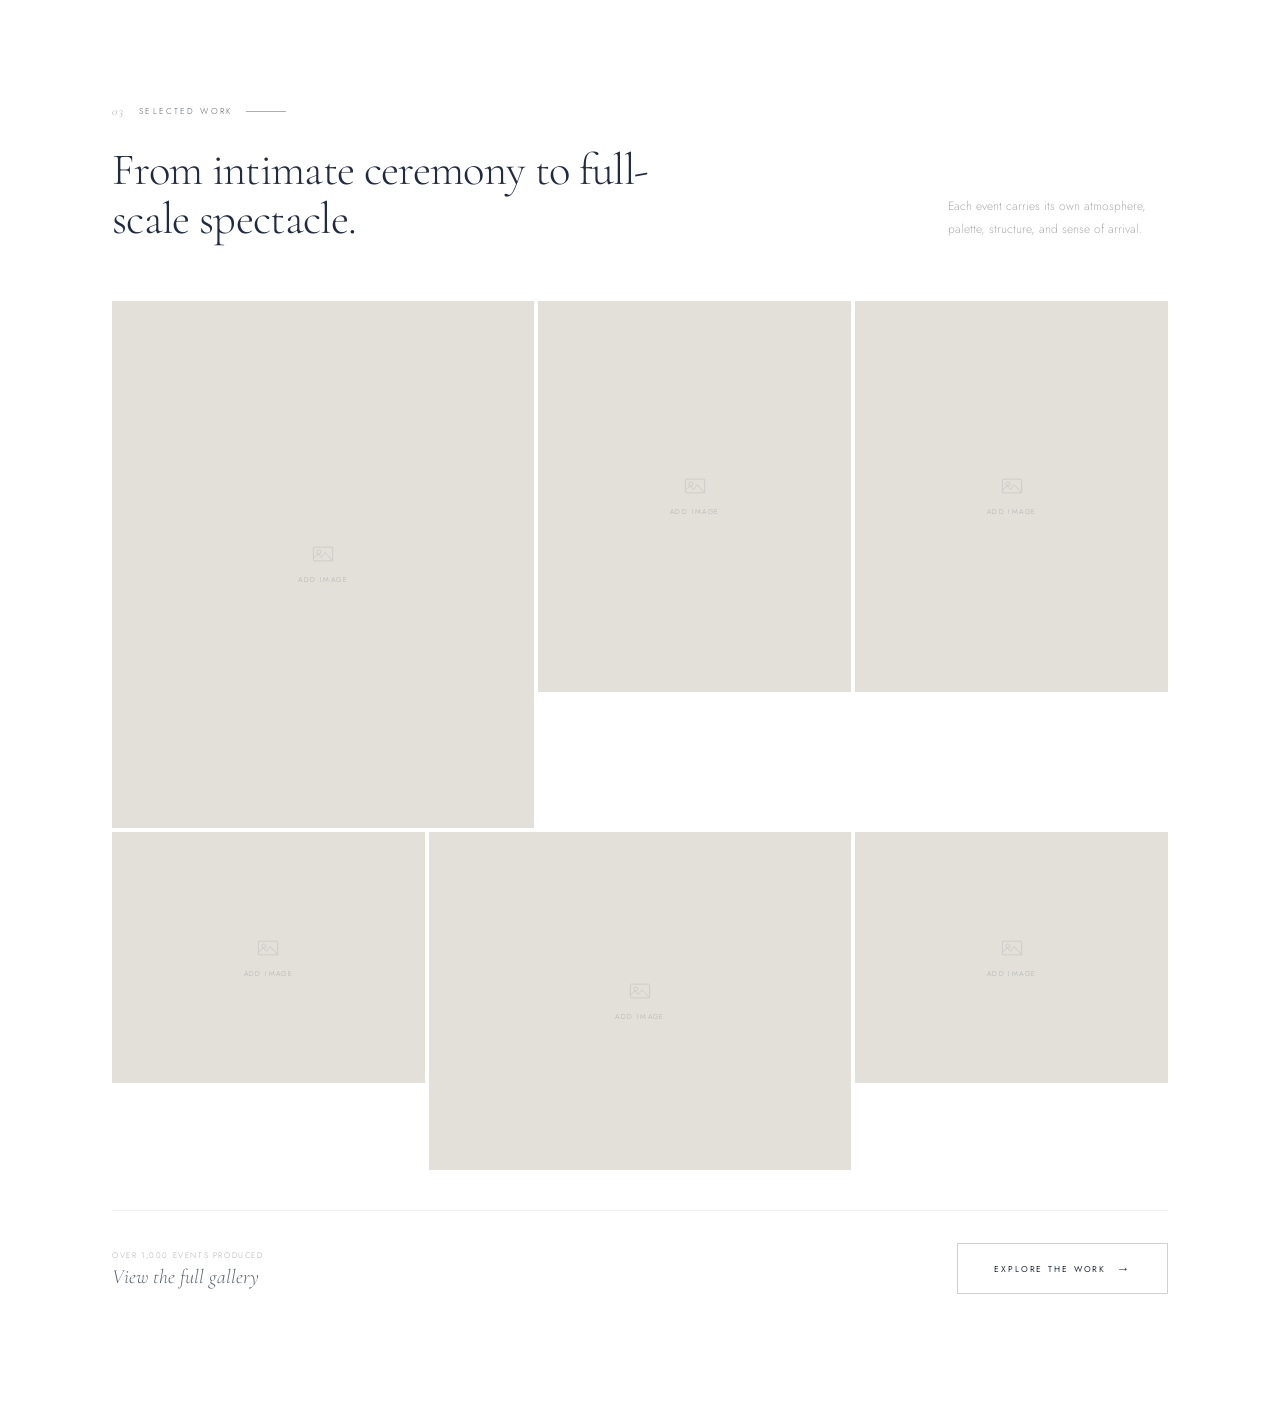
<file: hmr_selected_work_v2 (1).html>
<!DOCTYPE html>
<html lang="en">
<head>
<meta charset="UTF-8">
<meta name="viewport" content="width=device-width, initial-scale=1.0">
<title>HMR Designs — Selected Work</title>
<link rel="preconnect" href="https://fonts.googleapis.com">
<link href="https://fonts.googleapis.com/css2?family=Cormorant+Garamond:ital,wght@0,300;0,400;1,300;1,400&family=Jost:wght@200;300;400&display=swap" rel="stylesheet">
<style>
  *, *::before, *::after { box-sizing: border-box; margin: 0; padding: 0; }
  :root {
    --navy: #1F2A44;
    --slate: #5E6578;
    --gray-mid: #ADAEB0;
    --gray-light: #D0D0CE;
    --cream: #F2F0EC;
    --cream-dark: #E3E0D9;
    --white: #ffffff;
  }
  html, body {
    width: 100%; min-height: 100vh;
    background: var(--white);
    font-family: 'Jost', sans-serif;
  }

  .work-section {
    max-width: 1160px;
    margin: 0 auto;
    padding: 104px 52px 128px;
  }

  /* ── LABEL ── */
  .section-tag {
    display: flex; align-items: center; gap: 14px;
    font-size: 8.5px; font-weight: 300; letter-spacing: 0.25em;
    text-transform: uppercase; color: var(--slate);
    margin-bottom: 28px;
    opacity: 0; animation: fadeUp 0.8s 0.1s ease forwards;
  }
  .section-tag::after { content:''; width:40px; height:1px; background:var(--gray-mid); }

  /* ── HEADLINE ── */
  .headline-row {
    display: flex;
    align-items: flex-end;
    justify-content: space-between;
    margin-bottom: 56px;
    gap: 40px;
    opacity: 0; animation: fadeUp 0.8s 0.2s ease forwards;
  }
  .headline-row h2 {
    font-family: 'Cormorant Garamond', serif;
    font-size: clamp(30px, 3.5vw, 50px);
    font-weight: 300; line-height: 1.1;
    color: var(--navy); letter-spacing: -0.015em;
    max-width: 600px;
  }
  .headline-row p {
    font-size: 12px; font-weight: 300; line-height: 1.9;
    color: var(--gray-mid); max-width: 220px;
    flex-shrink: 0; padding-bottom: 4px;
  }

  /* ── GALLERY ── */
  .gallery-wrap {
    opacity: 0; animation: fadeUp 0.9s 0.35s ease forwards;
  }

  .gallery-grid {
    display: grid;
    grid-template-columns: 1.35fr 1fr 1fr;
    gap: 4px;
    margin-bottom: 4px;
  }
  .gallery-grid-2 {
    display: grid;
    grid-template-columns: 1fr 1.35fr 1fr;
    gap: 4px;
  }

  .gallery-item {
    position: relative;
    overflow: hidden;
    cursor: pointer;
    background: var(--cream-dark);
  }
  .gallery-item.tall { aspect-ratio: 4/5; }
  .gallery-item.wide { aspect-ratio: 5/4; }

  /* image placeholder */
  .img-fill {
    width: 100%; height: 100%;
    display: flex; flex-direction: column;
    align-items: center; justify-content: center;
    gap: 10px;
    transition: transform 0.6s cubic-bezier(0.16,1,0.3,1),
                background 0.4s ease;
  }
  .gallery-item:hover .img-fill {
    transform: scale(1.04);
    background: #d6d3cc;
  }

  .img-icon { width: 22px; height: 22px; opacity: 0.18; }
  .img-slot-label {
    font-size: 7px; font-weight: 300; letter-spacing: 0.2em;
    text-transform: uppercase; color: var(--slate); opacity: 0.4;
  }

  /* hover overlay */
  .img-overlay {
    position: absolute; inset: 0;
    background: linear-gradient(to top,
      rgba(20,28,46,0.78) 0%,
      rgba(20,28,46,0.2) 45%,
      transparent 70%);
    opacity: 0;
    transition: opacity 0.4s ease;
    display: flex; flex-direction: column;
    justify-content: flex-end;
    padding: 22px 20px;
    gap: 5px;
  }
  .gallery-item:hover .img-overlay { opacity: 1; }

  .overlay-title {
    font-family: 'Cormorant Garamond', serif;
    font-size: 17px; font-weight: 300; font-style: italic;
    color: #fff; line-height: 1.25;
    transform: translateY(8px);
    transition: transform 0.4s cubic-bezier(0.16,1,0.3,1);
  }
  .overlay-sub {
    font-size: 8px; font-weight: 300; letter-spacing: 0.18em;
    text-transform: uppercase;
    color: rgba(255,255,255,0.45);
    transform: translateY(8px);
    transition: transform 0.4s 0.04s cubic-bezier(0.16,1,0.3,1);
  }
  .gallery-item:hover .overlay-title,
  .gallery-item:hover .overlay-sub { transform: translateY(0); }

  /* thin border flash on hover */
  .gallery-item::after {
    content: '';
    position: absolute; inset: 0;
    border: 1px solid rgba(255,255,255,0);
    transition: border-color 0.3s ease;
    pointer-events: none;
    z-index: 2;
  }
  .gallery-item:hover::after { border-color: rgba(255,255,255,0.12); }

  /* ── CTA ROW ── */
  .cta-row {
    margin-top: 40px;
    display: flex; align-items: center; justify-content: space-between;
    padding-top: 32px;
    border-top: 1px solid rgba(31,42,68,0.08);
    opacity: 0; animation: fadeUp 0.8s 0.55s ease forwards;
  }
  .cta-left {
    display: flex; flex-direction: column; gap: 4px;
  }
  .cta-eyebrow {
    font-size: 8px; font-weight: 300; letter-spacing: 0.2em;
    text-transform: uppercase; color: var(--gray-mid);
  }
  .cta-italic {
    font-family: 'Cormorant Garamond', serif;
    font-size: 20px; font-weight: 300; font-style: italic;
    color: var(--slate);
  }

  .btn-view {
    font-family: 'Jost', sans-serif;
    font-size: 8.5px; font-weight: 400; letter-spacing: 0.22em;
    text-transform: uppercase;
    color: var(--navy); background: transparent;
    border: 1px solid rgba(31,42,68,0.22);
    padding: 15px 36px; cursor: pointer;
    display: inline-flex; align-items: center; gap: 10px;
    transition: background 0.25s, border-color 0.25s, color 0.25s, gap 0.25s;
  }
  .btn-view:hover {
    background: var(--navy); color: #fff;
    border-color: var(--navy); gap: 16px;
  }
  .btn-view .arrow { font-size: 13px; }

  @keyframes fadeUp {
    from { opacity:0; transform:translateY(16px); }
    to   { opacity:1; transform:translateY(0); }
  }
</style>
</head>
<body>

<section class="work-section">

  <div class="section-tag">
    <span style="font-family:'Cormorant Garamond',serif;font-style:italic;font-size:12px;color:var(--gray-mid);">03</span>
    Selected Work
  </div>

  <div class="headline-row">
    <h2>From intimate ceremony to full-scale spectacle.</h2>
    <p>Each event carries its own atmosphere, palette, structure, and sense of arrival.</p>
  </div>

  <div class="gallery-wrap">

    <!-- ROW 1 -->
    <div class="gallery-grid">
      <div class="gallery-item tall">
        <div class="img-fill">
          <svg class="img-icon" viewBox="0 0 32 32" fill="none"><rect x="2" y="6" width="28" height="20" rx="1" stroke="#5E6578" stroke-width="1.2"/><circle cx="10" cy="13" r="3" stroke="#5E6578" stroke-width="1.2"/><path d="M2 22l7-6 5 5 5-7 11 12" stroke="#5E6578" stroke-width="1.2" stroke-linecap="round" stroke-linejoin="round"/></svg>
          <span class="img-slot-label">Add image</span>
        </div>
        <div class="img-overlay">
          <span class="overlay-title">Destination ceremony design</span>
          <span class="overlay-sub">Ceremony &mdash; Abroad</span>
        </div>
      </div>

      <div class="gallery-item tall">
        <div class="img-fill">
          <svg class="img-icon" viewBox="0 0 32 32" fill="none"><rect x="2" y="6" width="28" height="20" rx="1" stroke="#5E6578" stroke-width="1.2"/><circle cx="10" cy="13" r="3" stroke="#5E6578" stroke-width="1.2"/><path d="M2 22l7-6 5 5 5-7 11 12" stroke="#5E6578" stroke-width="1.2" stroke-linecap="round" stroke-linejoin="round"/></svg>
          <span class="img-slot-label">Add image</span>
        </div>
        <div class="img-overlay">
          <span class="overlay-title">Floral reception environment</span>
          <span class="overlay-sub">Reception &mdash; Chicago</span>
        </div>
      </div>

      <div class="gallery-item tall">
        <div class="img-fill">
          <svg class="img-icon" viewBox="0 0 32 32" fill="none"><rect x="2" y="6" width="28" height="20" rx="1" stroke="#5E6578" stroke-width="1.2"/><circle cx="10" cy="13" r="3" stroke="#5E6578" stroke-width="1.2"/><path d="M2 22l7-6 5 5 5-7 11 12" stroke="#5E6578" stroke-width="1.2" stroke-linecap="round" stroke-linejoin="round"/></svg>
          <span class="img-slot-label">Add image</span>
        </div>
        <div class="img-overlay">
          <span class="overlay-title">Custom production nightlife</span>
          <span class="overlay-sub">Corporate &mdash; Chicago</span>
        </div>
      </div>
    </div>

    <!-- ROW 2 -->
    <div class="gallery-grid-2">
      <div class="gallery-item wide">
        <div class="img-fill">
          <svg class="img-icon" viewBox="0 0 32 32" fill="none"><rect x="2" y="6" width="28" height="20" rx="1" stroke="#5E6578" stroke-width="1.2"/><circle cx="10" cy="13" r="3" stroke="#5E6578" stroke-width="1.2"/><path d="M2 22l7-6 5 5 5-7 11 12" stroke="#5E6578" stroke-width="1.2" stroke-linecap="round" stroke-linejoin="round"/></svg>
          <span class="img-slot-label">Add image</span>
        </div>
        <div class="img-overlay">
          <span class="overlay-title">Candlelit reception detail</span>
          <span class="overlay-sub">Reception &mdash; Chicago</span>
        </div>
      </div>

      <div class="gallery-item wide">
        <div class="img-fill">
          <svg class="img-icon" viewBox="0 0 32 32" fill="none"><rect x="2" y="6" width="28" height="20" rx="1" stroke="#5E6578" stroke-width="1.2"/><circle cx="10" cy="13" r="3" stroke="#5E6578" stroke-width="1.2"/><path d="M2 22l7-6 5 5 5-7 11 12" stroke="#5E6578" stroke-width="1.2" stroke-linecap="round" stroke-linejoin="round"/></svg>
          <span class="img-slot-label">Add image</span>
        </div>
        <div class="img-overlay">
          <span class="overlay-title">Scenic fabrication install</span>
          <span class="overlay-sub">Fabrication &mdash; Chicago</span>
        </div>
      </div>

      <div class="gallery-item wide">
        <div class="img-fill">
          <svg class="img-icon" viewBox="0 0 32 32" fill="none"><rect x="2" y="6" width="28" height="20" rx="1" stroke="#5E6578" stroke-width="1.2"/><circle cx="10" cy="13" r="3" stroke="#5E6578" stroke-width="1.2"/><path d="M2 22l7-6 5 5 5-7 11 12" stroke="#5E6578" stroke-width="1.2" stroke-linecap="round" stroke-linejoin="round"/></svg>
          <span class="img-slot-label">Add image</span>
        </div>
        <div class="img-overlay">
          <span class="overlay-title">Corporate gala production</span>
          <span class="overlay-sub">Corporate &mdash; Chicago</span>
        </div>
      </div>
    </div>

  </div>

  <div class="cta-row">
    <div class="cta-left">
      <span class="cta-eyebrow">Over 1,000 events produced</span>
      <span class="cta-italic">View the full gallery</span>
    </div>
    <button class="btn-view">Explore the Work <span class="arrow">→</span></button>
  </div>

</section>

</body>
</html>
</file>
